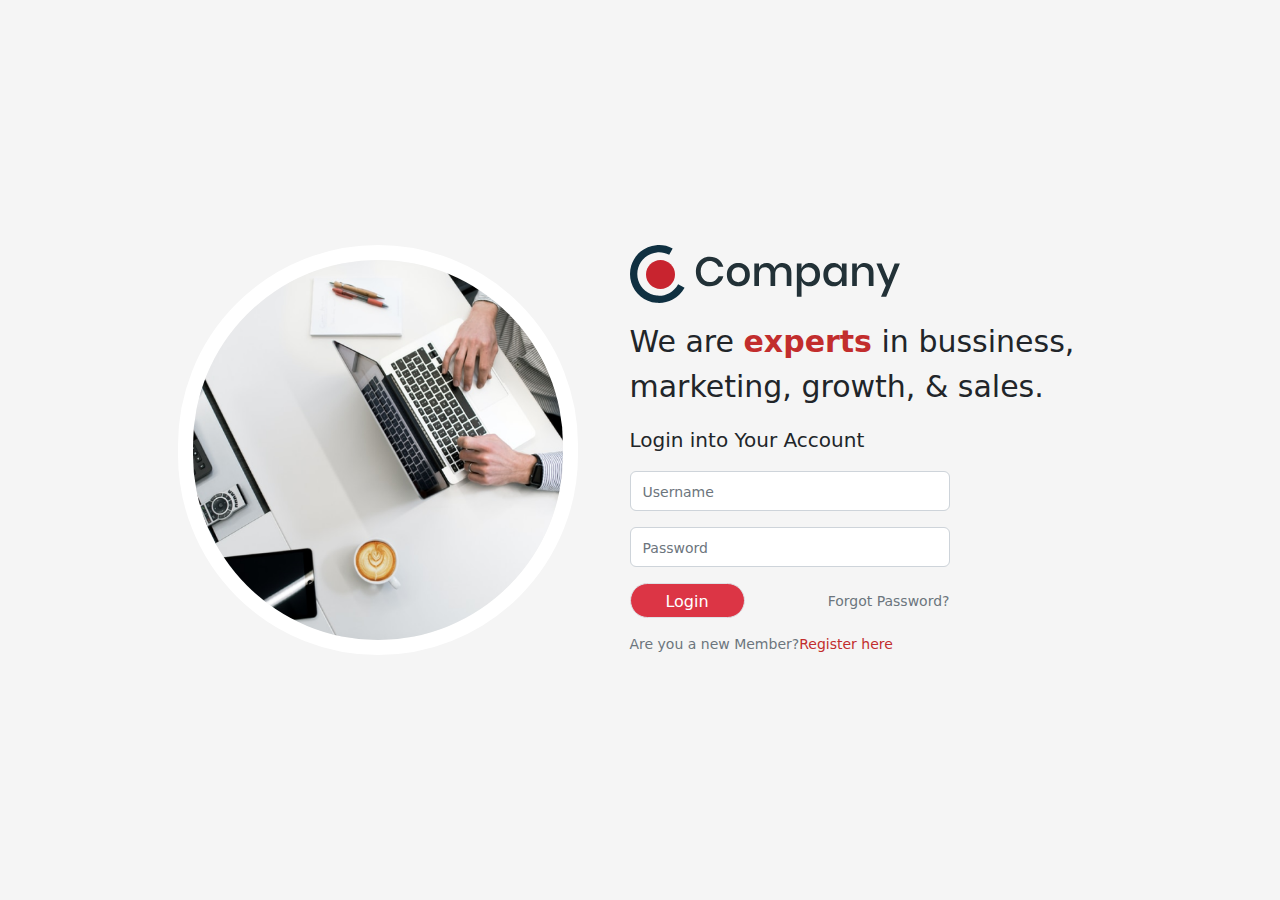
<file: index.html>
<!DOCTYPE html>
<html lang="en">
<head>
    <meta charset="UTF-8">
    <meta http-equiv="X-UA-Compatible" content="IE=edge">
    <meta name="viewport" content="width=device-width, initial-scale=1.0">
    <title>Login</title>
    <link rel="stylesheet" href="css/bootstrap.min.css" type="text/css">
    <link rel="stylesheet" href="css/style.css" type="text/css">
</head>
<body>
    <div class="container d-flex">
    <div class="row ">
     <div class="logo d-flex justify-content-center col-lg-4 ">
        <img src="images/hero-image.png" alt="not load">
     </div>
     <div class="login col-lg-5">
        <img src="images/logo.svg" alt="not load">
        <p class="title mt-3">We are <b style="color: #c22d2d;">experts</b> in bussiness, marketing, growth, & sales.</p>
        <p class="a"> Login into Your Account</p>
        <input type="text" class="form-control" id="inputUsername" placeholder="Username">
        <input type="password" class="form-control mt-3" id="inputPassword" placeholder="Password">
        <div class="button d-flex justify-content-between mt-3">
            <button type="button" class="btn btn-danger border rounded-pill" >Login</button>
            <span class="text-muted pt-2">Forgot Password?</span>
        </div>
        <div class="register mt-3">
        <span class="text-muted">Are you a new Member?</span><span style="color: #c22d2d;cursor: pointer;">Register here</span>
        </div>
     </div>
    </div>
</div>
</body>
</html>
</file>
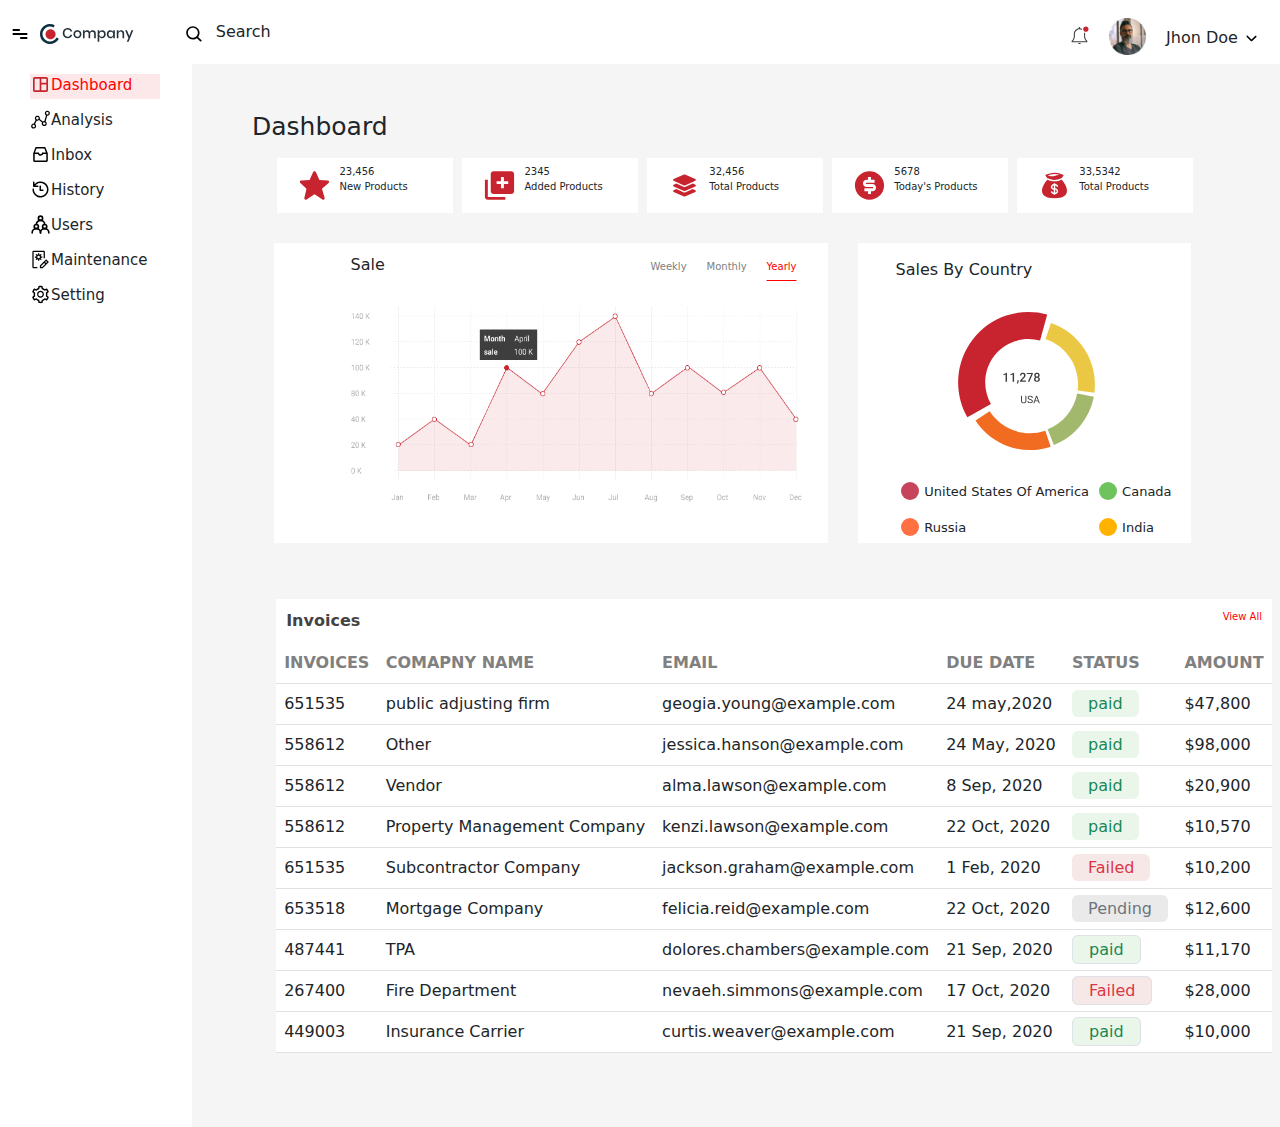
<file: dashboard.html>
<!DOCTYPE html>
<html lang="en">
<head>
    <meta charset="UTF-8">
    <meta http-equiv="X-UA-Compatible" content="IE=edge">
    <meta name="viewport" content="width=device-width, initial-scale=1.0">
    <title>Dashboard</title>
    <link rel="stylesheet" href="css/bootstrap.min.css" type="text/css">
    <link rel="stylesheet" href="css/dashboard.css" type="text/css">
</head>
<body>
    <header class="d-flex justify-content-between bg-white navbar navbar-expand-sm navbar-light bg-light">
        <div class="logo d-flex">
            <div class="d-flex">
                <button class="navbar-toggler" onclick="collapse()" type="button" data-toggle="collapse" data-target="#navbarSupportedContent" aria-controls="navbarSupportedContent" aria-expanded="false" aria-label="Toggle navigation">
                    <i class="navbar-toggler-icon"></i>
                  </button>
            <img class=" pt-3 menu" src="images/menu-bar.svg" alt="not load">
            <img class=" pt-3"src="images/logo.svg" alt="not load">
            </div>
            <div class="search">
            <img class="search pt-3" src="images/search-icon.svg" alt="not load">
           </div>
           <span>Search</span>
        </div>
        <div class="profile d-flex">
            <div>
                <img class="notification  pt-3" src="images/notification-icon.svg" alt="not load">
            </div>
            <div>
            <img class="photo pt-2" src="images/profile.png" alt="not load">
           </div>
            <span class="pt-3">Jhon Doe <img class="dropdown" src="images/downward-arrow.svg" alt="not load"></span>
        </div>
    </header> 
    <div class="body d-flex"> 
        <!--sidebar html-->
    <div class="sidebar bg-white">
        <div class="dashboard d-flex"><img src="images/dashboard-active.svg"/>  <p>Dashboard</p></div>
        <div class="Analysis d-flex"><img src="images/graph-default.svg"/>  <p>Analysis</p></div>
        <div class="Inbox  d-flex"><img src="images/inbox-default.svg"/>  <p>Inbox</p></div>
        <div class="History  d-flex"><img src="images/clock-default.svg"/>  <p>History</p></div>
        <div class="Users  d-flex"><img src="images/user-default.svg"/>  <p>Users</p></div>
        <div class="Maintenance  d-flex"><img src="images/maintenance-default.svg"/>  <p>Maintenance</p></div>
        <div class="Setting  d-flex"><img src="images/setting-default.svg"/>  <p>Setting</p></div>
    </div>
    <!--full chart-->
    <div class="chart">
      <h2 class="mt-5">Dashboard</h2>
      <!-- stamps -->
      <div class="stamp row">
        <div class="stamp-detail col-md col-sm-3 col-12 mt-2">
            <img src="images/star.svg" alt="not load">
            <span><p class="number">23,456</p><p class="detail">New Products</p></span>
        </div>
        <div class="stamp-detail col-md col-sm-3 col-12 mt-2">
            <img src="images/new-product.svg" alt="not load">
            <span><p class="number">2345</p><p class="detail">Added Products</p></span>
        </div>
        <div class="stamp-detail col-md col-sm-3 col-12 mt-2">
            <img src="images/total-product.svg" alt="not-load">
            <span><p class="number">32,456</p><p class="detail">Total Products</p></span>
        </div>
        <div class="stamp-detail col-md col-sm-3 col-12 mt-2">
            <img src="images/dollar-filled.svg" alt="not-load">
            <span><p class="number">5678</p><p class="detail">Today's Products</p></span>
        </div>
        <div class="stamp-detail col-md col-sm-3 col-12 mt-2">
            <img src="images/money-bag.svg" alt="not-load">
            <span><p class="number">33,5342</p><p class="detail">Total Products</p></span>
        </div>
    </div>
      <!--both data graph-->
      <div class="row graphbody">
      <div class="chart-detail col-md-6 col-sm-12 col-12">
        <div class="label d-flex justify-content-between">
            <span>Sale</span>
            <span><u class="weekly">Weekly</u><u class="monthly">Monthly</u><u class="yearly-active">Yearly</u></span>
        </div>
        <img src="images/data-graph.png" alt="not load">
      </div>
      <div class="piechart col-md-6 col-sm-12 col-12">
        <div><span>Sales By Country</span></div>
       <img src="images/pie-chart.svg" alt="not load">
       <div class="countries d-flex">
        <div class="c-1">
            <div class="d-flex"><div class="us"></div><p>United States Of America</p></div>
            <div class="d-flex"><div class="Russia"></div><p>Russia</p></div>
        </div>
        <div class="c-2" style="margin-left: 15px;">
            <div class="d-flex"><div class="canada"></div><p>Canada</p></div>
            <div class="d-flex"><div class="india"></div><p>India</p></div>
        </div>
 </div>
      </div>
      </div>
      <div class="invoice mt-5">
        <div class="table px-2 py-2 table-responsive">
            <div class="header d-flex justify-content-between bg-white">
                <span style="font-weight: 700;color: rgb(69, 67, 67);">Invoices</span>
                <span class="viewall" style="color: red; cursor: pointer;">View All</span>
            </div>
            <table class="table bg-white">
                <tr>
                    <th>INVOICES</th>
                    <th>COMAPNY NAME</th>
                    <th>EMAIL</th>
                    <th>DUE DATE</th>
                    <th>STATUS</th>
                    <th>AMOUNT</th>
                </tr>
                <tr>
                    <td>651535</td>
                    <td>public adjusting firm</td>
                    <td>geogia.young@example.com</td>
                    <td>24 may,2020</td>
                    <td><span class="mb-5 px-3 py-1 text-success   rounded-2">paid</span>
                    </td>
                    <td>$47,800</td>
                </tr>
                <tr>
                    <td>558612</td>
                    <td>Other</td>
                    <td>jessica.hanson@example.com</td>
                    <td>24 May, 2020</td>
                    <td><span
                            class="mb-5 px-3 py-1 text-success   rounded-2">paid</span>
                    </td>
                    <td>$98,000</td>
                </tr>
                <tr>
                    <td>558612</td>
                    <td>Vendor</td>
                    <td>alma.lawson@example.com</td>
                    <td>8 Sep, 2020</td>
                    <td><span
                            class="mb-5 px-3 py-1 text-success  rounded-2">paid</span>
                    </td>
                    <td>$20,900</td>
                </tr>
                <tr>
                    <td>558612</td>
                    <td>Property Management Company</td>
                    <td>kenzi.lawson@example.com</td>
                    <td>22 Oct, 2020</td>
                    <td><span
                            class="mb-5 px-3 py-1 text-success  rounded-2 ">paid</span>
                    </td>
                    <td>$10,570</td>
                </tr>
                <tr>
                    <td>651535</td>
                    <td>Subcontractor Company</td>
                    <td>jackson.graham@example.com</td>
                    <td>1 Feb, 2020</td>
                    <td><span class=" mb-5 px-3 py-1 text-danger  rounded-2">Failed</span></td>
                    <td>$10,200</td>
                </tr>
                <tr>
                    <td>653518</td>
                    <td>Mortgage Company</td>
                    <td>felicia.reid@example.com</td>
                    <td>22 Oct, 2020</td>
                    <td><span class=" mb-5 px-3 py-1 text-secondary  rounded-2">Pending</span></td>
                    <td>$12,600</td>
                </tr>
                <tr>
                    <td>487441</td>
                    <td>TPA</td>
                    <td>dolores.chambers@example.com</td>
                    <td>21 Sep, 2020</td>
                    <td><span
                            class="mb-5 px-3 py-1 text-success  border  rounded-2">paid</span>
                    </td>
                    <td>$11,170</td>
                </tr>
                <tr>
                    <td>267400</td>
                    <td>Fire Department</td>
                    <td>nevaeh.simmons@example.com</td>
                    <td>17 Oct, 2020</td>
                    <td><span class=" mb-5 px-3 py-1 text-danger  border  rounded-2">Failed</span></td>
                    <td>$28,000</td>
                </tr>
                <tr>
                    <td>449003</td>
                    <td>Insurance Carrier</td>
                    <td>curtis.weaver@example.com</td>
                    <td>21 Sep, 2020</td>
                    <td><span
                            class="mb-5 px-3 py-1 text-success  border rounded-2">paid</span>
                    </td>
                    <td>$10,000</td>
                </tr>
            </table>
        </div>
    </div>
    </div>
    </div>
</body>
<script src="js/custom.js"></script>
</html>
</file>
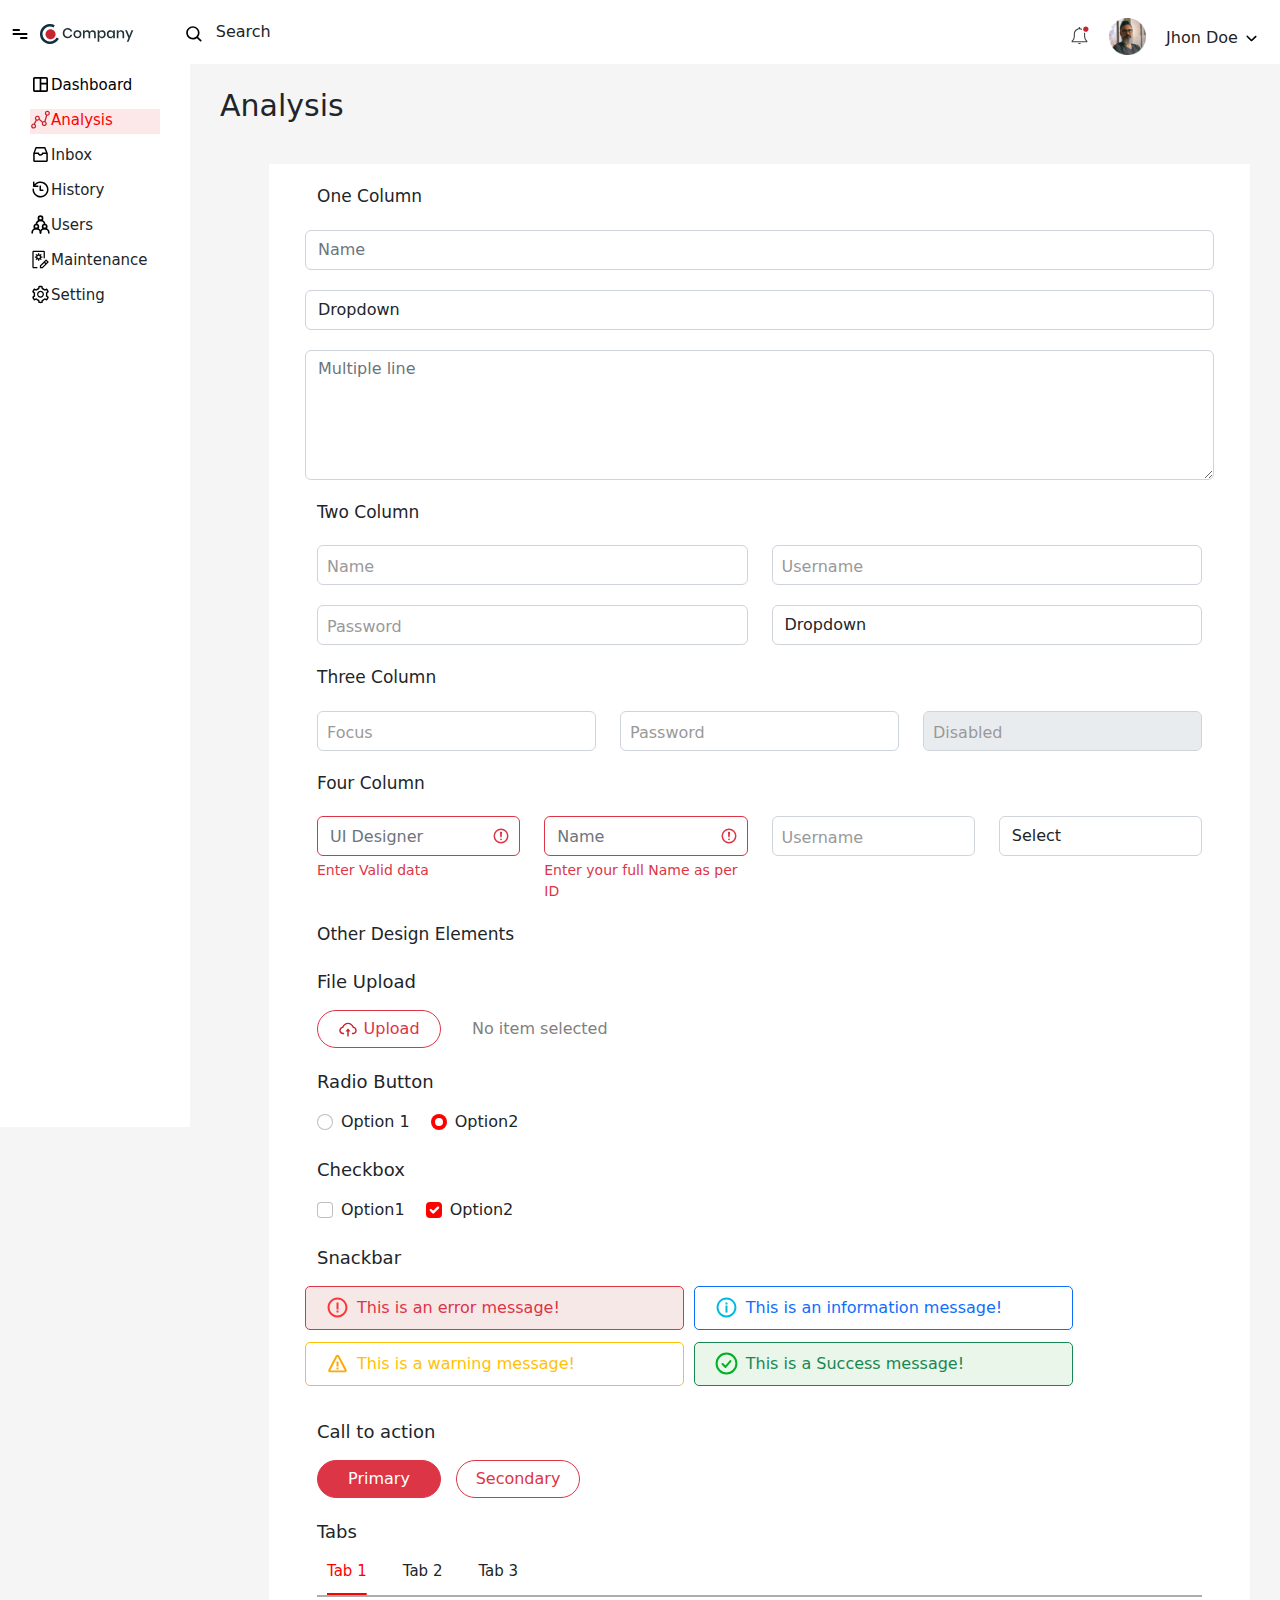
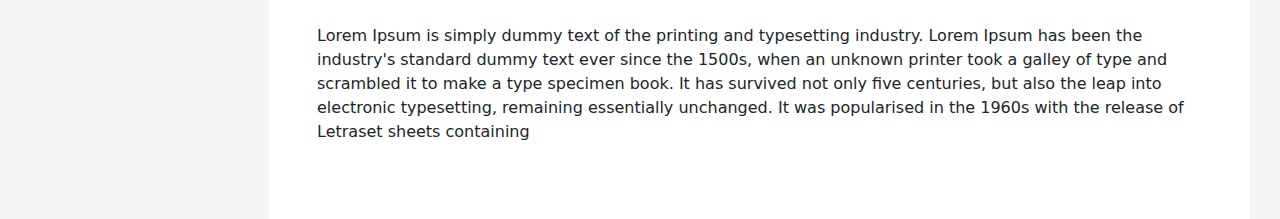
<file: innerpage.html>
<!DOCTYPE html>
<html lang="en">
<head>
    <meta charset="UTF-8">
    <meta http-equiv="X-UA-Compatible" content="IE=edge">
    <meta name="viewport" content="width=device-width, initial-scale=1.0">
    <title>Innerpage</title>
    <link rel="stylesheet" href="css/bootstrap.min.css" type="text/css">
    <link rel="stylesheet" href="css/dashboard.css" type="text/css">
    <link rel="stylesheet" href="css/innerpage.css" type="text/css">
</head>
<body>
    <header class="d-flex justify-content-between bg-white navbar navbar-expand-sm navbar-light bg-light">
        <div class="logo d-flex">
            <div class="d-flex">
                <button class="navbar-toggler" onclick="collapse()" type="button" data-toggle="collapse" data-target="#navbarSupportedContent" aria-controls="navbarSupportedContent" aria-expanded="false" aria-label="Toggle navigation">
                    <i class="navbar-toggler-icon"></i>
                  </button>
            <img class=" pt-3" src="images/menu-bar.svg" alt="not load">
            <img class=" pt-3"src="images/logo.svg" alt="not load">
            </div>
            <div class="search">
            <img class="search pt-3" src="images/search-icon.svg" alt="not load">
           </div>
           <span>Search</span>
        </div>
        <div class="profile d-flex">
            <div>
                <img class="notification  pt-3" src="images/notification-icon.svg" alt="not load">
            </div>
            <div>
            <img class="photo  pt-2" src="images/profile.png" alt="not load">
           </div>
            <span class="pt-3">Jhon Doe <img class="dropdown" src="images/downward-arrow.svg" alt="not load"></span>
        </div>
    </header> 
    <div class="body d-flex"> 
      <!--sidebar html-->
  <div class="sidebar bg-white">
      <div class="dashboard d-flex"><img src="images/dashboard-default.svg"/>  <p>Dashboard</p></div>
      <div class="Analysis d-flex"><img src="images/graph-active.svg"/>  <p>Analysis</p></div>
      <div class="Inbox  d-flex"><img src="images/inbox-default.svg"/>  <p>Inbox</p></div>
      <div class="History  d-flex"><img src="images/clock-default.svg"/>  <p>History</p></div>
      <div class="Users  d-flex"><img src="images/user-default.svg"/>  <p>Users</p></div>
      <div class="Maintenance  d-flex"><img src="images/maintenance-default.svg"/>  <p>Maintenance</p></div>
      <div class="Setting  d-flex"><img src="images/setting-default.svg"/>  <p>Setting</p></div>
  </div>
<!-- main content -->
<div class="content">
<h2 class="mt-4">Analysis</h2>
<div class="form col-sm-9 formMain px-5" style="background-color: white; margin-top: 40px;">
  <span class="headings">One Column</span>
  <div class="oneColumn row">
      <input type="text" class="form-control col-md-12" placeholder="Name">
      <select class="form-control col-md-12" title="dropdown">
          <option>Dropdown</option>
      </select>
      <textarea class="form-control col-md-12" rows="5" id="comment" name="text" placeholder="Multiple line"
          style="height: 130px;"></textarea>
  </div>
  <span class="headings">Two Column</span>
  <div class="row">
      <div class="col">
          <div class="form-group floating-label form-ripple">
              <div class="form-group">
                  <input type="name" class="form-control" id="name" autocomplete="off">
                  <label for="name">Name</label>
              </div>
          </div>
      </div>
      <div class="col">
          <div class="form-group floating-label form-ripple">
              <div class="form-group">
                  <input type="username" class="form-control" id="username" autocomplete="off">
                  <label for="username">Username</label>
              </div>
          </div>
      </div>
  </div>
  <div class="row">
      <div class="col">
          <div class="form-group floating-label form-ripple">
              <div class="form-group">
                  <input type="password" class="form-control" id="password" autocomplete="off">
                  <label for="password">Password</label>
              </div>
          </div>
      </div>
      <div class="col">
          <select class="form-control" title="dropdown">
              <option>Dropdown</option>
          </select>
      </div>
  </div>
  <span class="headings">Three Column</span>
  <div class="row">
      <div class="col">
          <div class="form-group floating-label form-ripple">
              <div class="form-group">
                  <input type="name" class="form-control" id="name" autocomplete="off">
                  <label for="name">Focus</label>
              </div>
          </div>
      </div>
      <div class="col">
          <div class="form-group floating-label form-ripple">
              <div class="form-group">
                  <input type="password" class="form-control" id="password" autocomplete="off">
                  <label for="password">Password</label>
              </div>
          </div>
      </div>
      <div class="col">
          <div class="form-group floating-label form-ripple">
              <div class="form-group">
                  <input type="disabled" class="form-control" id="disabled" autocomplete="off" disabled>
                  <label for="disabled">Disabled</label>
              </div>
          </div>
      </div>
  </div>
  <span class="headings">Four Column</span>
  <div class="row">
      <div class="col-md col-sm-6 col-12">
          <label for="validationTextarea" class="form-label"></label>
          <input type="text" class="form-control is-invalid" id="validationTextarea"
              placeholder="UI Designer" required></input>
          <div class="invalid-feedback">
              Enter Valid data
          </div>
      </div>
      <div class="col-md col-sm-6 col-12">
          <!-- <label for="validationTextarea" class="form-label">Textarea</label> -->
          <input class="form-control is-invalid" id="validationTextarea" placeholder="Name"
              required></input>
          <div class="invalid-feedback">
              Enter your full Name as per ID
          </div>
      </div>
      <div class="col-md col-sm-6 col-12">
          <div class="form-group floating-label form-ripple">
              <div class="form-group">
                  <input type="username" class="form-control" id="username" autocomplete="off">
                  <label for="username">Username</label>
              </div>
          </div>
      </div>
      <div class="col-md col-sm-6 col-12">
          <select class="form-control">
              <option>Select</option>
          </select>
      </div>
  </div>
  <span class="headings">Other Design Elements</span>
  <div class="smallHeadings">File Upload</div>
  <!-- <label class="form-label" for="customFile">Default file input example</label> -->
  <!-- <input type="file" class="form-control" id="customFile" /> -->
  <div class="callTOAction d-flex" style="align-items: center;">
      <button type="button" class="btn btn-outline-danger rounded-pill" style="width: 124px;">
          <!-- <img src="images/cloud-upload-icon.svg" alt=""> Upload</button> -->
          <img src="images/cloud-upload-icon.svg" alt=""> Upload</button>
      <!-- <button type="button" class="btn btn-outline-danger rounded-pill">Secondary</button> -->
      <span class="mx-3" style="color: gray;">No item selected</span>
  </div>

  <div class="smallHeadings">Radio Button</div>
  <div class="radioButton ">
      <div class="form-check form-check-inline">
          <input class="form-check-input" type="radio" name="inlineRadioOptions" id="inlineRadio1"
              value="option1" />
          <span>Option 1</span>
          <!-- <label class="form-check-label" for="inlineRadio1"></label> -->
      </div>

      <div class="form-check form-check-inline">
          <input class="form-check-input" type="radio" name="inlineRadioOptions" id="inlineRadio2"
              value="option2" style="background-color: red;border: red;" checked />
          <span>Option2</span>
          <!-- <label class="form-check-label" for="inlineRadio2">2</label> -->
      </div>
  </div>

  <div class="smallHeadings">Checkbox</div>
  <div class="checkBox">
      <div class="form-check form-check-inline">
          <input class="form-check-input" type="checkbox" id="inlineCheckbox1" value="option1" />
          <span>Option1</span>
          <!-- <label class="form-check-label" for="inlineCheckbox1">1</label> -->
      </div>

      <div class="form-check form-check-inline">
          <input class="form-check-input" type="checkbox" id="inlineCheckbox2" value="option2"
              style="background-color: red;border: red;" checked />
          <span>Option2</span>
          <!-- <label class="form-check-label" for="inlineCheckbox2">2</label> -->
      </div>
  </div>

  <div class="smallHeadings">Snackbar</div>
  <div class="snackBar">
      <div class="fistRorw row">
          <div class="left squareBox border-danger text-danger col-md-5 col-sm-5 col-10">
              <img src="images/error-icon.svg" alt=""><span class="message text-error">This is an
                  error message!</span>
          </div>
          <div class="right squareBox border-primary text-primary col-md-5 col-sm-5 col-10">
              <img src="images/info-icon.svg" alt=""><span class="message">This is an information
                  message!</span>
          </div>
      </div>
      <div class="secondRow row">
          <div class="left squareBox border-warning text-warning col-md-5 col-sm-5 col-10">
              <img src="images/warning-icon.svg" alt=""><span class="message">This is a warning
                  message!</span>
          </div>
          <div class="right squareBox border-success text-success col-md-5 col-sm-5 col-10">
              <img src="images/success-icon.svg" alt=""><span class="message">This is a Success
                  message!</span>
          </div>
      </div>
  </div>

  <div class="smallHeadings">Call to action</div>
  <div class="callTOAction d-flex">
      <button type="button" class="btn btn-danger rounded-pill">Primary</button>            
      <button type="button" class="btn btn-outline-danger rounded-pill">Secondary</button>                    
  </div>

  <div class="smallHeadings">Tabs</div>

  <div class="d-flex" style="justify-content: start; margin-left: 10px;">
      <u class="tab1">Tab 1</u>
      <u class="tab2">Tab 2</u>
      <u class="tab3">Tab 3</u>
  </div>
  <div class="singleLine"></div>
  <div class="lorem">Lorem Ipsum is simply dummy text of the printing and typesetting industry. Lorem
      Ipsum has
      been the industry's standard dummy text ever since the 1500s, when an unknown printer took a
      galley of type
      and scrambled it to make a type specimen book. It has survived not only five centuries, but also
      the leap
      into electronic typesetting, remaining essentially unchanged. It was popularised in the 1960s
      with the
      release of Letraset sheets containing</div>
</div>
</div>
    </div>
  </body>
  <script src="js/custom.js"></script>
</html>
</file>
<file: css/style.css>
body{
    background-color:whitesmoke;
    height: 100vh;
    display: flex;
}
.row{
    align-self: center;
    justify-content: center;
}
.logo img{
    width: 400px;
    border-radius: 300px;
    border: solid 15px white;
}
.login{
    margin-left: 50px;
}
.title{
    font-size: 30px;
}
.a{
    font-size: 20px;
}
.login input{
    height: 40px;
    width: 320px;
}
.button{
    width:320px ;
}
.button button{
    width: 115px;
    height: 35px;
}
.button span{
    font-size: 14px;
    cursor: pointer;
}
.register{
    font-size:14px ;
}
::placeholder{
    font-size: 14px;
}
@media screen and (max-width:1200px) and (min-width:992px){
    .logo img{
        width: 350px;
    }
    .title{
        font-size: 20px;
    }
    .a{
        font-size: 15px;
    }
    .login img{
        width: 200px;
    }
    .login input{
        height: 30px;
        width: 270px;
    }
    .button{
        width:270px ;
    }
    .button button{
        width: 70px;
        height: 35px;
    }
    .button span{
        font-size: 12px;
        cursor: pointer;
    }
    .register{
        font-size:12px ;
    }
    ::placeholder{
        font-size: 12px;
    }
}
@media screen and (max-width:992px) and (min-width:768px) {
    .login{
        width: 240px;
    }
    .logo img{
        margin-top: 0px;
        width: 240px;
    }
    .title{
        font-size: 15px;
    }
    .a{
        font-size: 12px;
    }
    .login img{
        width: 200px;
    }
    .login input{
        height: 30px;
        width: 150px;
    }
    .button{
        width:150px ;
    }
    .button button{
        width: 45px;
        height: 20px;
        font-size: 8px;
    }
    .button span{
        font-size: 10px;
        cursor: pointer;
    }
    .register{
        font-size:10px ;
    }
    ::placeholder{
        font-size: 10px;
    }
}
@media screen and (max-width:767px) and (min-width:360px){
    .logo img{
        width: 230px;
    }
    .login img{
        width: 140px;
    }
    .logo {
        margin-top: 0px;
        margin-left: 0px;
    }
    .login{
        width: 250px;
    }
    .title{
        font-size: 15px;
    }
    .a{
        font-size: 12px;
    }
    .login input{
        height: 25px;
        width: 150px;
    }
    .button{
        width:150px ;
    }
    .button button{
        width: 45px;
        height: 20px;
        font-size: 8px;
    }
    .button span{
        font-size: 10px;
        cursor: pointer;
    }
    .register{
        font-size:10px ;
    }
    ::placeholder{
        font-size: 10px;
    }
}
</file>
<file: css/dashboard.css>
body{
    background-color: whitesmoke;
}
header{
    width: 100%;
}
.menu{
    cursor: pointer;
}
.logo img{
    height: 36px;
    margin-left: 10px;
}
.profile img{
    margin-right: 20px;
}
.logo span{
    margin: 12px;
}
.photo{
    height: 45px;
}
.dropdown{
    height: 20px;
}
.notification{
    height: 35px;
}
.search{
    margin-left: 40px;
}
.sidebar img{
    height: 25px;
    padding-bottom: 4px;
}
.sidebar{
    width: 15%;
    height: 1063px;
}
.sidebar div{
    margin: 10px 30px;
    width: 130px;
    height: 25px;
}
.sidebar div p{
    display: inline;
    font-size: 15px;
}
.dashboard{
    color: red;
    background-color: #fce8e8;
}
.chart{
    width: 85%;
}
.chart h2{
    margin-left: 60px;
    font-size: 25px;
}
.stamp{
    margin-left: 7%;
    width: 85%;
}
.stamp-detail{
    background-color: white;
    display: flex;
    margin-left: 1%;
    height: 55px;
}
.stamp-detail img{
    padding:5%;
    width: 33%;
}
.stamp-detail p{
    margin-block: 0%;
}
.number{
    padding-top:6px;
}
.detail{
    font-size: 14px;
    padding-right: 10px;
   }
.graphbody{
    width: 85%;
    margin-left: 7.5%;
   }
.chart-detail{
    width: 60%;
    background-color: white;
    height: 300px;
    margin-top: 30px;
}
.chart-detail img{
    width: 85%;
    height: 65%;
    margin: 20px 65px 65px ;
}
.label span{
    padding: 10px;
    margin-left: 55px;
    }
.label u{
    display: inline;
    margin: 10px;
    font-size: x-small;
}
.monthly,.weekly{
    color: gray;
    text-decoration-color:white;
}
.yearly-active{
    text-underline-offset: 10px;
    color: red;
}
.piechart{
    background-color: white;
    width: 36%;
    height: 300px;
    margin-left: 30px;
    margin-top: 30px;
}
.piechart span{
    position: relative;
    top: 15px;
    left: 25px;
    font-family: system-ui, -apple-system, BlinkMacSystemFont, 'Segoe UI', Roboto, Oxygen, Ubuntu, Cantarell, 'Open Sans', 'Helvetica Neue', sans-serif;
}
.piechart img{
    margin:20px 75px 0px 75px;
    width: 55%;
    height: 65%;
}
.countries{
    width:90%;
    margin-left: 10%;
}
.us{
    background-color: #c6455d;
    border-radius: 20px;
    height: 18px;
    width: 18px;
}
.Russia{
    background-color: #ff7043;
    border-radius: 20px;
    height: 18px;
    width: 18px;
}
.canada{
    background-color: #6fc35d;
    border-radius: 20px;
    height: 18px;
    width: 18px;
}
.india{
    background-color: #ffb300;
    border-radius: 20px;
    height: 18px;
    width: 18px;
}
.countries p{
    font-size: small;
    position: relative;
    left: 5px;
    font-family: system-ui, -apple-system, BlinkMacSystemFont, 'Segoe UI', Roboto, Oxygen, Ubuntu, Cantarell, 'Open Sans', 'Helvetica Neue', sans-serif;
}
.invoice{
    margin-left: 7%;
}
.invoice th{
    color: gray;
}
.viewall{
    font-size: x-small;
}
.header span{
    padding: 10px;
}
.text-success{
    background-color: #e9f6e9;
}
.text-danger{
    background-color: #f7e8e8;
}
.text-secondary{
    background-color: #ebeaea;
}
.table{
    width: 100%;
}
@media screen and (max-width:1038px) and (min-width:641px) {
    .sidebar {
        width: 160px;
        height: 1063px;
    }
    .sidebar div {
        margin: 10px 20px;
        width: 100px;
    }
    .sidebar img{
        height: 20px;
        padding-bottom: 0px;
    }
    .sidebar div p{
        display: inline;
        font-size: 13px;
    }
    .stamp-detail p{
        font-size: x-small;
    }
    .chart h2 {
        margin-left: 60px;
        font-size: 20px;
    }
    .chart-detail{
        width: 100%;
    }
    .chart-detail img{
        width: 75%;
    }
    .piechart{
        width: 400px;
        margin-left: 0px;
    }
    .invoice{
        width: 90%;
    }
    th{
        font-size: x-small;
    }
    td{
        font-size: xx-small;
    }
}
@media screen and (max-width:640px){
    .logo button{
        height: 30px;
        width: 35px;
        margin-top: 6px;
    }
    .logo i{
        width: 12px;
        margin-top:-3px;
    }
    .logo img{
        height: 31px;
        margin-left: 5px;
    }
    .search{
        margin-left: 10px;
    }
    .logo span{
        margin-top: 15px;
        margin-left: 3px;
        font-size: xx-small;
    }
    .profile img{
        margin-right: 10px;
    }
    .notification{
        height: 29px;
    }
    .photo{
        height: 35px;
    }
    .profile span{
        font-size: xx-small;
    }
    .dropdown{
        height: 15px;
    }
    .sidebar{
        width: 0;
        transition: 1s;
    }
    .sidebar img,.sidebar div{
        width: 0px;
        transition: 1s;
    }
    .sidebar div p{
        font-size: 0px;
        transition: 1s;
    }
    .chart{
        margin-left: 15px;
    }
    .chart h2{
        font-size: 20px;
    }
    .chart-detail img{
        width: 85%;
        height: 65%;
        margin: 25px 40px 0px ;
    }
    .label span{
        padding: 10px;
        margin-left: 0px;
        }
    .label u{
        display: inline;
        margin: 5px;
        font-size: x-small;
    }
    .label{
        font-size: small;
    }
    .chart-detail{
        width: 100%;
    }
    .chart-detail img{
        width: 75%;
    }
    .piechart{
        width: 400px;
        margin-left: 0px;
    }
    .piechart span{
        font-size: small;
    }
    .countries p{
        font-size: x-small;
    }
    .invoice{
        width: 90%;
    }
    th{
        font-size: xx-small;
    }
    td{
        font-size: x-small;
    }  
    .header span{
        font-size: 13px;
    }
}
@media screen and (min-width:1038px) and (max-width:1308px) {
    .stamp-detail p{
        font-size: x-small;
    }
}
@media screen and (min-width:575px) and (max-width:640px) {
    .stamp-detail p{
        font-size: x-small;
    }
}
</file>
<file: css/innerpage.css>
.content h2{
    margin-left: 30px;
    font-size: 30px;
}
.dashboard{
    color:black;
    background-color:white;
}
.Analysis{
    color: red;
    background-color: #fce8e8;
}
.form-group{position:relative;}
.form-control{height: 40px;}

label{position:absolute; left:10px; top:10px; transition:all 0.3s; color:#999; font-weight:normal;}
.form-control:focus ~ label{left:5px; top:-10px; background:#fff; padding:0 5px;}

label.active{left:5px; top:-10px; background:#fff; padding:0 5px;}

.snackBar img{
    width: 25px;
    margin: 7px;
    height: 25px;
}
.right{
    margin-left: 10px;
}
.form-control{
    margin-top: 20px;
}
.headings{
    margin-top: 20px;
    font-size: 17px;
}

.smallHeadings{
    font-size: 18px;
    margin-top: 20px;
    margin-bottom: 15px;
}

.formMain{
    width: 90%;
    display: flex;
    flex-direction: column;
    margin-left: 79px;

}
button{
    width: 124px;
    margin-right: 15px;
}
@media screen and (max-width:576px) {
    .content h2{
        font-size: 20px;
    }
    .right{
        margin-left: 0px;
    }
    .formMain{
        margin-left: 50px;
    }
    .form{
        font-size: 10px;
    }
    .headings,.smallHeadings{
        margin-top: 10px;
        font-size: 14px;
    }
    ::placeholder{
        font-size: x-small;
    }
    option{
        font-size: x-small;
    }
    button{
        width: 100px;
        margin-right: 5px;
    }
}

.squareBox {
    display: flex;
    border: 1px solid;
    height: 44px;
    align-items: center;
    border-radius: 5px;
    margin-bottom: 12px;
}



/* tab css */
.tab1, .tab2, .tab3{
    font-size: 15px;
    margin-right: 36px;
}
.tab1{
    color: red;
    text-underline-offset: 17px;
    text-decoration-thickness: 2px;
}
.tab2,.tab3{
    text-decoration-color:white ;
}
.singleLine{
    border: 1px solid #ADADAD;
    margin-top: 13px;
    margin-bottom: 27px;
}
.lorem{
    margin-bottom: 75px;
}

td {
    padding: 10px;
    background: linear-gradient(to right, red 33.33%, green 33.33%, green 66.67%, red 66.67%) no-repeat;
    background-size: 100% 2px;
    background-position: left bottom;
  }
</file>
